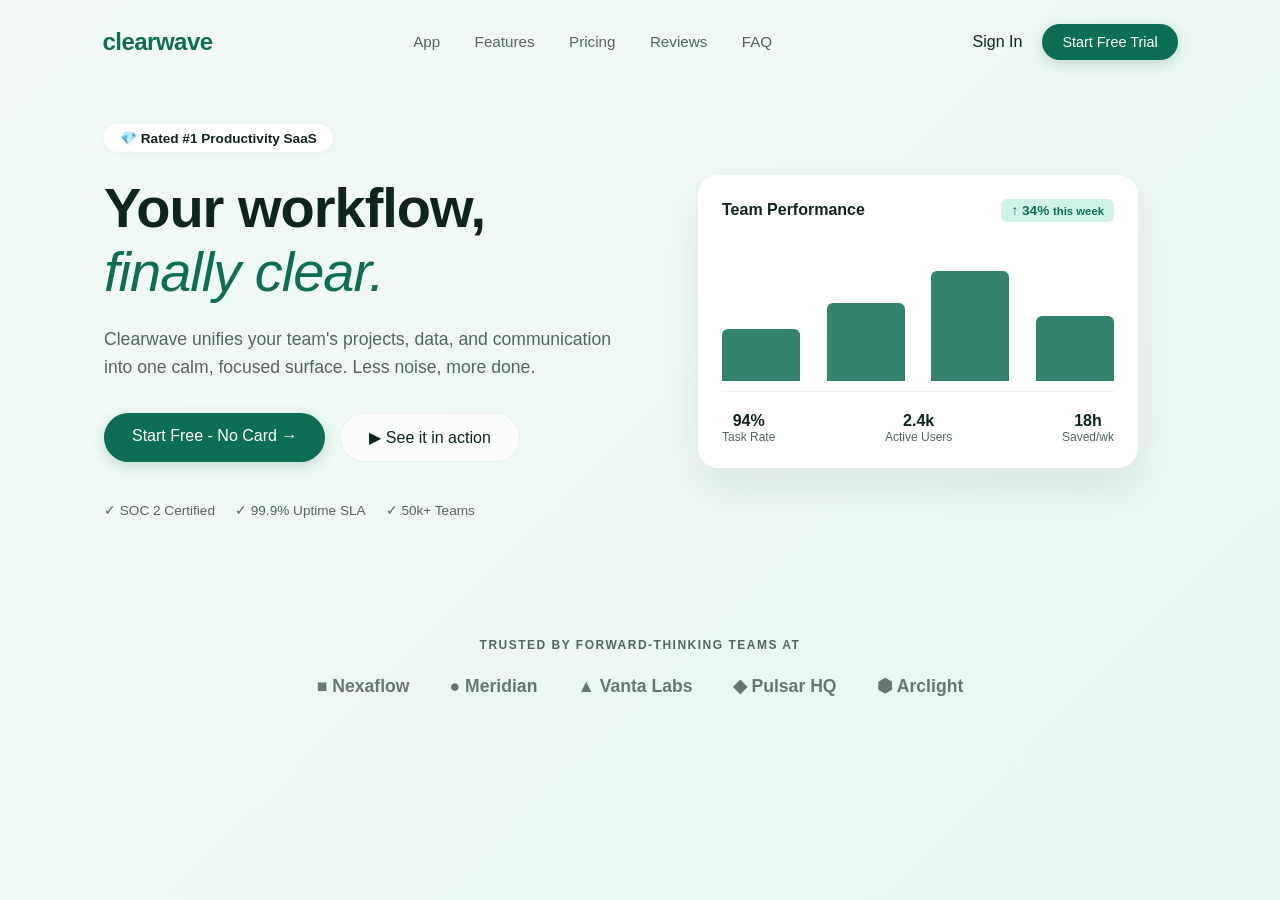
<file: index.html>
<!DOCTYPE html>
<html lang="en">
<head>
    <meta charset="UTF-8">
    <meta name="viewport" content="width=device-width, initial-scale=1.0">
    <title>Clearwave - Your workflow, finally clear.</title>
    <link rel="stylesheet" href="style.css">
</head>
<body>

    <header class="navbar">
        <div class="logo">clearwave</div>
        <nav class="nav-links">
            <a href="#">App</a>
            <a href="#">Features</a>
            <a href="#">Pricing</a>
            <a href="#">Reviews</a>
            <a href="#">FAQ</a>
        </nav>
        <div class="nav-buttons">
            <a href="#" class="btn-text">Sign In</a>
            <a href="#" class="btn-primary mini">Start Free Trial</a>
        </div>
    </header>

    <main class="hero-container">
        <section class="hero-content">
            <div class="badge">💎 Rated #1 Productivity SaaS</div>
            <h1>Your workflow, <br><span class="italic-text">finally clear.</span></h1>
            <p class="hero-description">
                Clearwave unifies your team's projects, data, and communication into one calm, focused surface. Less noise, more done.
            </p>
            <div class="cta-group">
                <a href="#" class="btn-primary">Start Free - No Card →</a>
                <a href="#" class="btn-secondary">▶ See it in action</a>
            </div>
            <div class="trust-badges">
                <span>✓ SOC 2 Certified</span>
                <span>✓ 99.9% Uptime SLA</span>
                <span>✓ 50k+ Teams</span>
            </div>
        </section>

        <section class="hero-graphic">
            <div class="mockup-card">
                <div class="card-header">
                    <span>Team Performance</span>
                    <span class="trend-badge">↑ 34% <small>this week</small></span>
                </div>
                <div class="chart-placeholder">
                    <div class="bar" style="height: 40%;"></div>
                    <div class="bar" style="height: 60%;"></div>
                    <div class="bar" style="height: 85%;"></div>
                    <div class="bar" style="height: 50%;"></div>
                </div>
                <div class="card-stats">
                    <div><strong>94%</strong><p>Task Rate</p></div>
                    <div><strong>2.4k</strong><p>Active Users</p></div>
                    <div><strong>18h</strong><p>Saved/wk</p></div>
                </div>
            </div>
        </section>
    </main>

    <section class="brands-section">
        <p>TRUSTED BY FORWARD-THINKING TEAMS AT</p>
        <div class="brands-grid">
            <span>■ Nexaflow</span>
            <span>● Meridian</span>
            <span>▲ Vanta Labs</span>
            <span>◆ Pulsar HQ</span>
            <span>⬢ Arclight</span>
        </div>
    </section>

</body>
</html>
</file>
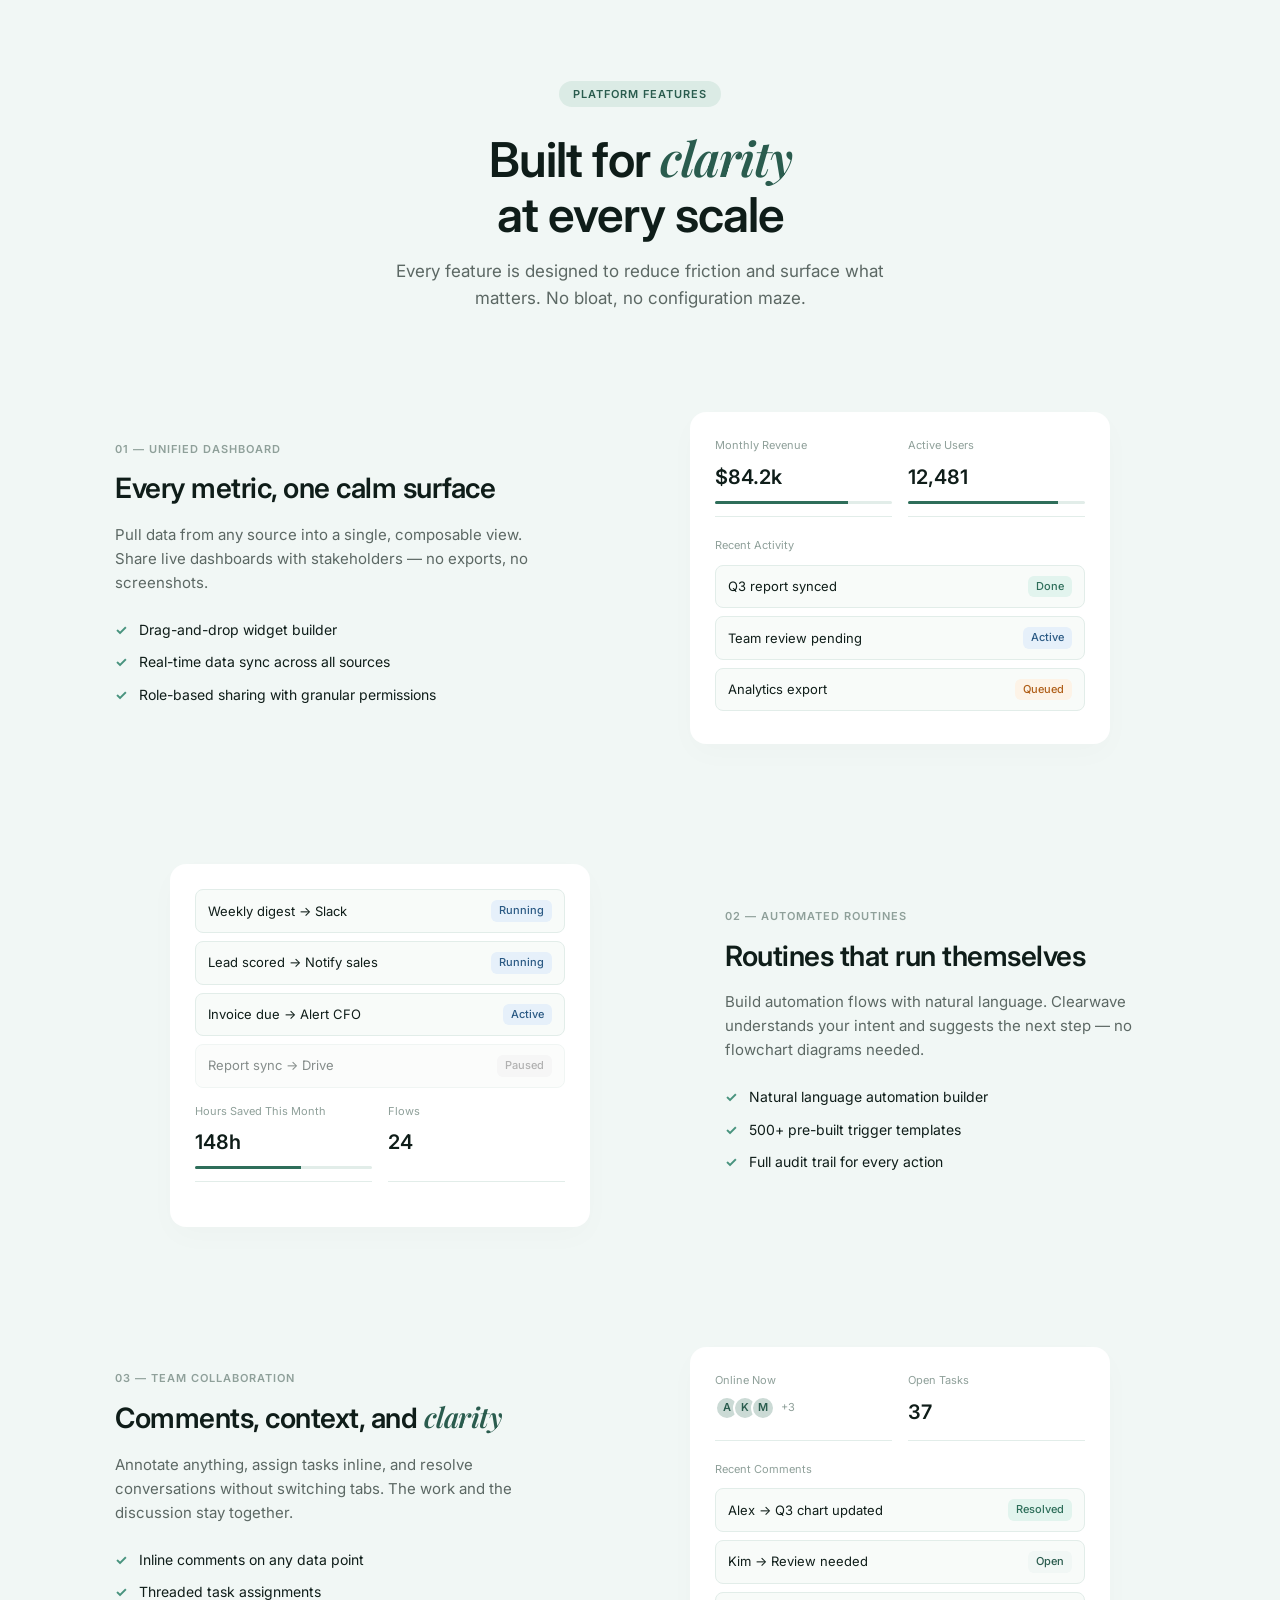
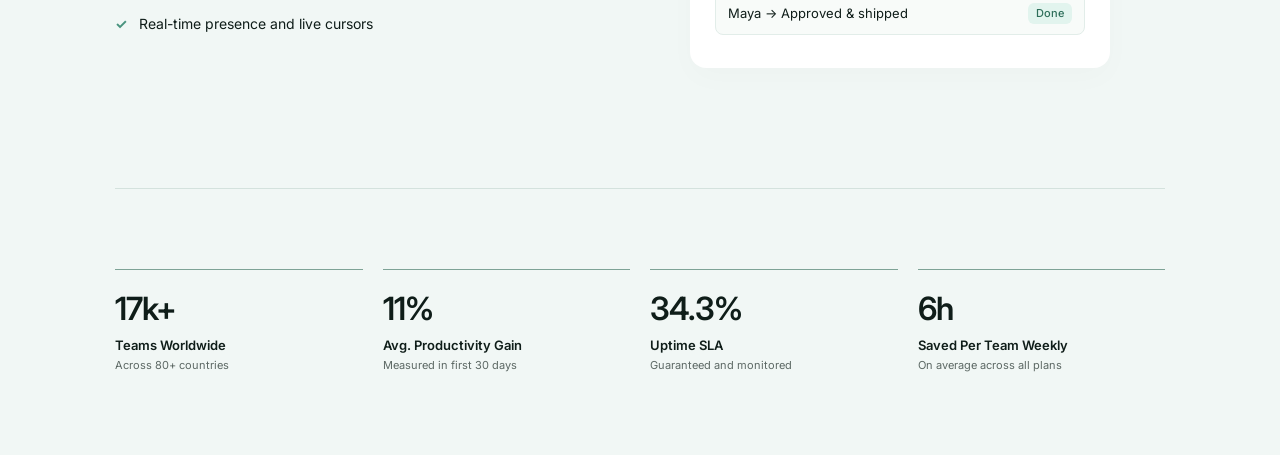
<file: index2.html>
<!DOCTYPE html>
<html lang="en">
<head>
    <meta charset="UTF-8">
    <meta name="viewport" content="width=device-width, initial-scale=1.0">
    <title>Platform Features - Built for Clarity</title>
    <link rel="stylesheet" href="style2.css">
    <link rel="preconnect" href="https://fonts.googleapis.com">
    <link rel="preconnect" href="https://fonts.gstatic.com" crossorigin>
    <link href="https://fonts.googleapis.com/css2?family=Inter:wght@400;500;600&family=Playfair+Display:ital,wght@1,600&display=swap" rel="stylesheet">
</head>
<body>

    <div class="container">
        <header class="hero-section">
            <span class="badge">PLATFORM FEATURES</span>
            <h1>Built for <span class="italic-serif">clarity</span><br>at every scale</h1>
            <p class="subtitle">Every feature is designed to reduce friction and surface what matters. No bloat, no configuration maze.</p>
        </header>

        <section class="feature-row">
            <div class="feature-text">
                <span class="step-num">01 — UNIFIED DASHBOARD</span>
                <h2>Every metric, one calm surface</h2>
                <p>Pull data from any source into a single, composable view. Share live dashboards with stakeholders — no exports, no screenshots.</p>
                <ul class="checklist">
                    <li>Drag-and-drop widget builder</li>
                    <li>Real-time data sync across all sources</li>
                    <li>Role-based sharing with granular permissions</li>
                </ul>
            </div>
            <div class="feature-visual">
                <div class="card mock-dashboard">
                    <div class="metrics-grid">
                        <div class="metric-box">
                            <span class="label">Monthly Revenue</span>
                            <span class="value">$84.2k</span>
                            <div class="progress-bar"><div class="fill" style="width: 75%;"></div></div>
                        </div>
                        <div class="metric-box">
                            <span class="label">Active Users</span>
                            <span class="value">12,481</span>
                            <div class="progress-bar"><div class="fill" style="width: 85%;"></div></div>
                        </div>
                    </div>
                    <div class="activity-list">
                        <span class="section-label">Recent Activity</span>
                        <div class="activity-item"><span>Q3 report synced</span> <span class="status status-done">Done</span></div>
                        <div class="activity-item"><span>Team review pending</span> <span class="status status-active">Active</span></div>
                        <div class="activity-item"><span>Analytics export</span> <span class="status status-queued">Queued</span></div>
                    </div>
                </div>
            </div>
        </section>

        <section class="feature-row reverse">
            <div class="feature-text">
                <span class="step-num">02 — AUTOMATED ROUTINES</span>
                <h2>Routines that run themselves</h2>
                <p>Build automation flows with natural language. Clearwave understands your intent and suggests the next step — no flowchart diagrams needed.</p>
                <ul class="checklist">
                    <li>Natural language automation builder</li>
                    <li>500+ pre-built trigger templates</li>
                    <li>Full audit trail for every action</li>
                </ul>
            </div>
            <div class="feature-visual">
                <div class="card mock-routines">
                    <div class="routine-item"><span>Weekly digest → Slack</span> <span class="status status-active">Running</span></div>
                    <div class="routine-item"><span>Lead scored → Notify sales</span> <span class="status status-active">Running</span></div>
                    <div class="routine-item"><span>Invoice due → Alert CFO</span> <span class="status status-active">Active</span></div>
                    <div class="routine-item text-muted"><span>Report sync → Drive</span> <span class="status status-paused">Paused</span></div>
                    <div class="metrics-grid" style="margin-top: 15px;">
                        <div class="metric-box">
                            <span class="label">Hours Saved This Month</span>
                            <span class="value">148h</span>
                            <div class="progress-bar"><div class="fill" style="width: 60%;"></div></div>
                        </div>
                        <div class="metric-box">
                            <span class="label">Flows</span>
                            <span class="value">24</span>
                        </div>
                    </div>
                </div>
            </div>
        </section>

        <section class="feature-row">
            <div class="feature-text">
                <span class="step-num">03 — TEAM COLLABORATION</span>
                <h2>Comments, context, and <span class="italic-serif">clarity</span></h2>
                <p>Annotate anything, assign tasks inline, and resolve conversations without switching tabs. The work and the discussion stay together.</p>
                <ul class="checklist">
                    <li>Inline comments on any data point</li>
                    <li>Threaded task assignments</li>
                    <li>Real-time presence and live cursors</li>
                </ul>
            </div>
            <div class="feature-visual">
                <div class="card mock-collaboration">
                    <div class="metrics-grid">
                        <div class="metric-box">
                            <span class="label">Online Now</span>
                            <div class="avatar-group">
                                <span class="avatar">A</span>
                                <span class="avatar">K</span>
                                <span class="avatar">M</span>
                                <span class="avatar-more">+3</span>
                            </div>
                        </div>
                        <div class="metric-box">
                            <span class="label">Open Tasks</span>
                            <span class="value">37</span>
                        </div>
                    </div>
                    <div class="activity-list">
                        <span class="section-label">Recent Comments</span>
                        <div class="activity-item"><span>Alex → Q3 chart updated</span> <span class="status status-done">Resolved</span></div>
                        <div class="activity-item"><span>Kim → Review needed</span> <span class="status status-open">Open</span></div>
                        <div class="activity-item"><span>Maya → Approved & shipped</span> <span class="status status-done">Done</span></div>
                    </div>
                </div>
            </div>
        </section>

        <hr class="divider">

        <footer class="stats-footer">
            <div class="stat-item">
                <span class="stat-number">17k+</span>
                <span class="stat-label">Teams Worldwide</span>
                <span class="stat-sub">Across 80+ countries</span>
            </div>
            <div class="stat-item">
                <span class="stat-number">11%</span>
                <span class="stat-label">Avg. Productivity Gain</span>
                <span class="stat-sub">Measured in first 30 days</span>
            </div>
            <div class="stat-item">
                <span class="stat-number">34.3%</span>
                <span class="stat-label">Uptime SLA</span>
                <span class="stat-sub">Guaranteed and monitored</span>
            </div>
            <div class="stat-item">
                <span class="stat-number">6h</span>
                <span class="stat-label">Saved Per Team Weekly</span>
                <span class="stat-sub">On average across all plans</span>
            </div>
        </footer>
    </div>

</body>
</html>
</file>
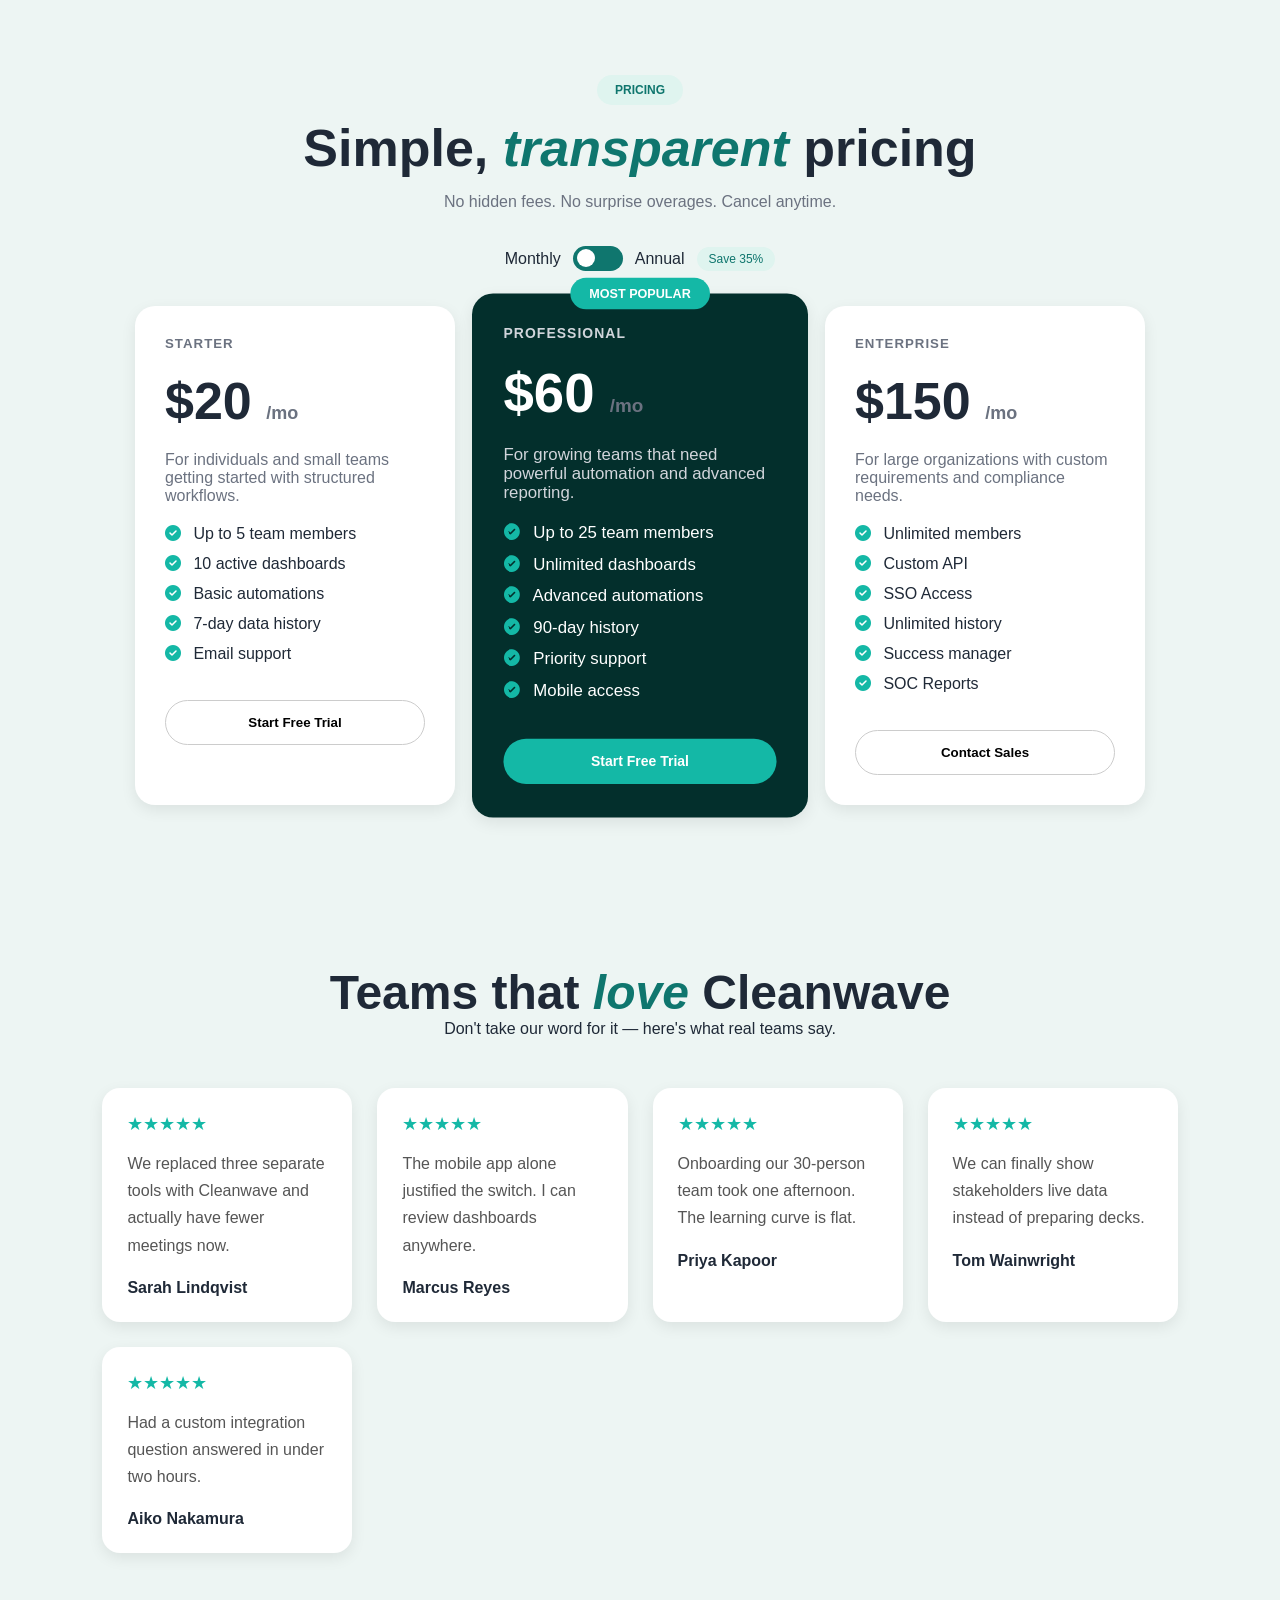
<file: index3.html>
<!DOCTYPE html>
<html lang="en">
<head>
    <meta charset="UTF-8">
    <meta name="viewport" content="width=device-width, initial-scale=1.0">
    <title>Pricing Section</title>
    <link rel="stylesheet" href="style3.css">
    <link rel="stylesheet"
        href="https://cdnjs.cloudflare.com/ajax/libs/font-awesome/6.5.1/css/all.min.css">
</head>
<body>

    <!-- Pricing Section -->
    <section class="pricing-section">
        <span class="badge">PRICING</span>

        <h1>Simple, <span>transparent</span> pricing</h1>
        <p>No hidden fees. No surprise overages. Cancel anytime.</p>

        <div class="toggle">
            <span>Monthly</span>
            <label class="switch">
                <input type="checkbox">
                <span class="slider"></span>
            </label>
            <span>Annual</span>
            <span class="save">Save 35%</span>
        </div>

        <div class="pricing-container">

            <!-- Starter -->
            <div class="card">
                <h5>STARTER</h5>
                <h2>$20 <span>/mo</span></h2>

                <p>For individuals and small teams getting started with structured workflows.</p>

                <ul>
                    <li><i class="fa-solid fa-circle-check"></i> Up to 5 team members</li>
                    <li><i class="fa-solid fa-circle-check"></i> 10 active dashboards</li>
                    <li><i class="fa-solid fa-circle-check"></i> Basic automations</li>
                    <li><i class="fa-solid fa-circle-check"></i> 7-day data history</li>
                    <li><i class="fa-solid fa-circle-check"></i> Email support</li>
                </ul>

                <button>Start Free Trial</button>
            </div>

            <!-- Professional -->
            <div class="card featured">
                <div class="popular">MOST POPULAR</div>

                <h5>PROFESSIONAL</h5>
                <h2>$60 <span>/mo</span></h2>

                <p>For growing teams that need powerful automation and advanced reporting.</p>

                <ul>
                    <li><i class="fa-solid fa-circle-check"></i> Up to 25 team members</li>
                    <li><i class="fa-solid fa-circle-check"></i> Unlimited dashboards</li>
                    <li><i class="fa-solid fa-circle-check"></i> Advanced automations</li>
                    <li><i class="fa-solid fa-circle-check"></i> 90-day history</li>
                    <li><i class="fa-solid fa-circle-check"></i> Priority support</li>
                    <li><i class="fa-solid fa-circle-check"></i> Mobile access</li>
                </ul>

                <button>Start Free Trial</button>
            </div>

            <!-- Enterprise -->
            <div class="card">
                <h5>ENTERPRISE</h5>
                <h2>$150 <span>/mo</span></h2>

                <p>For large organizations with custom requirements and compliance needs.</p>

                <ul>
                    <li><i class="fa-solid fa-circle-check"></i> Unlimited members</li>
                    <li><i class="fa-solid fa-circle-check"></i> Custom API</li>
                    <li><i class="fa-solid fa-circle-check"></i> SSO Access</li>
                    <li><i class="fa-solid fa-circle-check"></i> Unlimited history</li>
                    <li><i class="fa-solid fa-circle-check"></i> Success manager</li>
                    <li><i class="fa-solid fa-circle-check"></i> SOC Reports</li>
                </ul>

                <button>Contact Sales</button>
            </div>

        </div>
    </section>

    <!-- Testimonials -->
    <section class="testimonial-section">

        <h2>Teams that <span>love</span> Cleanwave</h2>
        <p>Don't take our word for it — here's what real teams say.</p>

        <div class="testimonial-grid">

            <div class="testimonial">
                <div class="stars">★★★★★</div>
                <p>We replaced three separate tools with Cleanwave and actually have fewer meetings now.</p>
                <h4>Sarah Lindqvist</h4>
            </div>

            <div class="testimonial">
                <div class="stars">★★★★★</div>
                <p>The mobile app alone justified the switch. I can review dashboards anywhere.</p>
                <h4>Marcus Reyes</h4>
            </div>

            <div class="testimonial">
                <div class="stars">★★★★★</div>
                <p>Onboarding our 30-person team took one afternoon. The learning curve is flat.</p>
                <h4>Priya Kapoor</h4>
            </div>

            <div class="testimonial">
                <div class="stars">★★★★★</div>
                <p>We can finally show stakeholders live data instead of preparing decks.</p>
                <h4>Tom Wainwright</h4>
            </div>

            <div class="testimonial">
                <div class="stars">★★★★★</div>
                <p>Had a custom integration question answered in under two hours.</p>
                <h4>Aiko Nakamura</h4>
            </div>

        </div>

    </section>

</body>
</html>
</file>
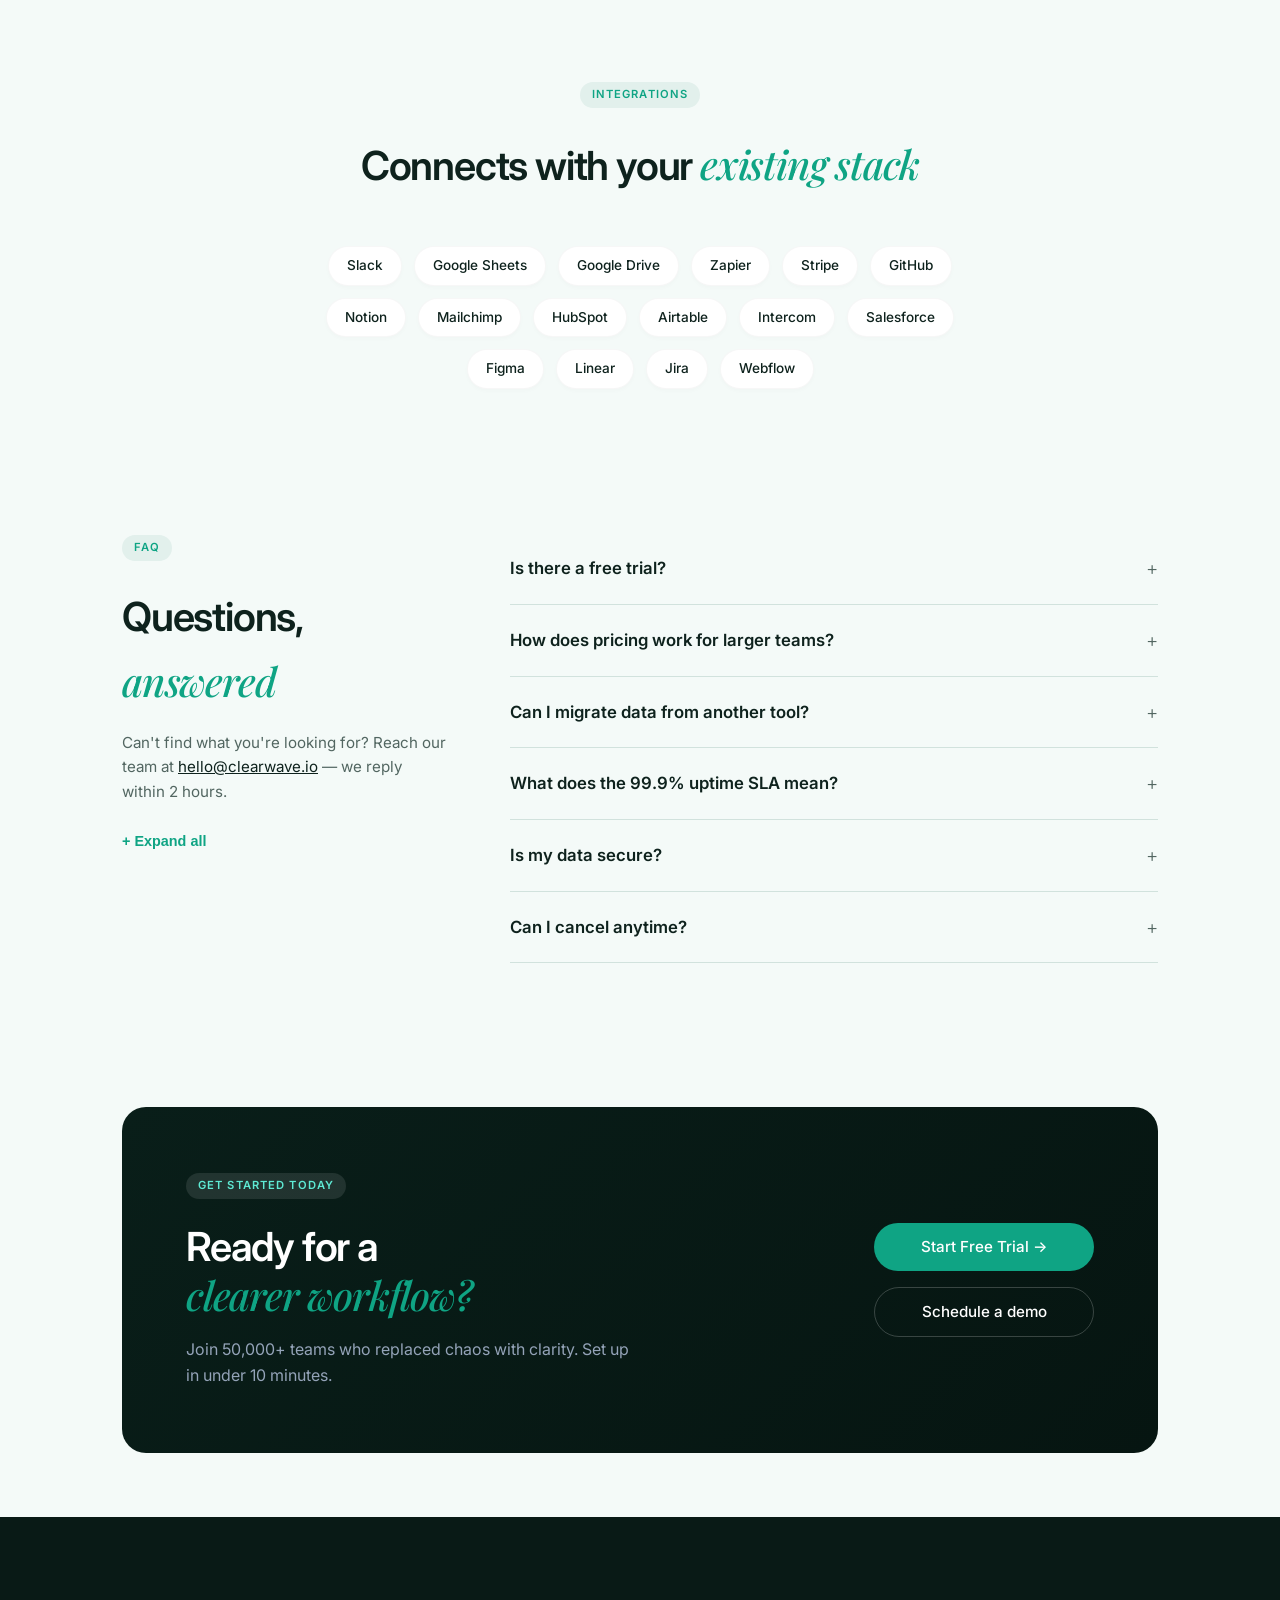
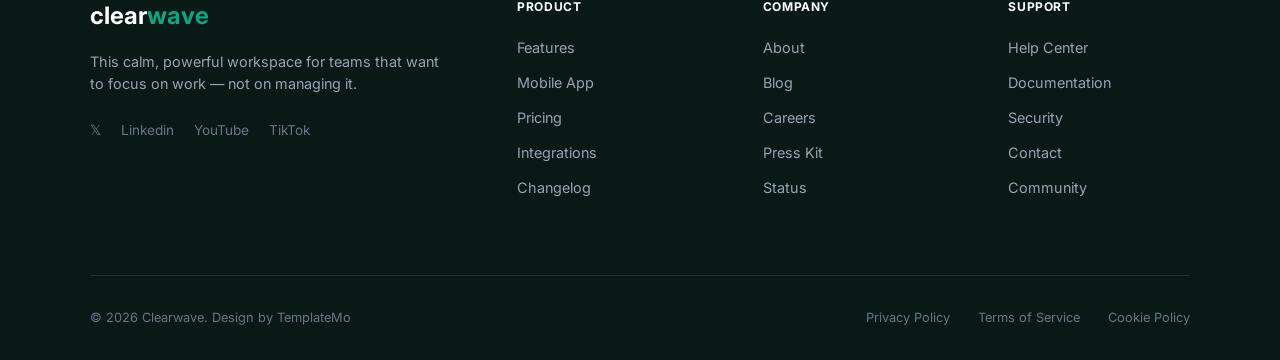
<file: index4.html>
<!DOCTYPE html>
<html lang="en">
<head>
    <meta charset="UTF-8">
    <meta name="viewport" content="width=device-width, initial-scale=1.0">
    <title>Clearwave Landing Page</title>
    <link rel="stylesheet" href="style4.css">
    <link rel="preconnect" href="https://fonts.googleapis.com">
    <link rel="preconnect" href="https://fonts.gstatic.com" crossorigin>
    <link href="https://fonts.googleapis.com/css2?family=Inter:wght@400;500;600&family=Playfair+Display:ital,wght@1,500&display=swap" rel="stylesheet">
</head>
<body>

    <section class="integrations-section">
        <span class="badge">INTEGRATIONS</span>
        <h2>Connects with your <span class="serif-italic">existing stack</span></h2>
        
        <div class="tags-container">
            <span class="tag">Slack</span>
            <span class="tag">Google Sheets</span>
            <span class="tag">Google Drive</span>
            <span class="tag">Zapier</span>
            <span class="tag">Stripe</span>
            <span class="tag">GitHub</span>
            <span class="tag">Notion</span>
            <span class="tag">Mailchimp</span>
            <span class="tag">HubSpot</span>
            <span class="tag">Airtable</span>
            <span class="tag">Intercom</span>
            <span class="tag">Salesforce</span>
            <span class="tag">Figma</span>
            <span class="tag">Linear</span>
            <span class="tag">Jira</span>
            <span class="tag">Webflow</span>
        </div>
    </section>

    <section class="faq-section">
        <div class="faq-sidebar">
            <span class="badge">FAQ</span>
            <h2>Questions, <span class="serif-italic">answered</span></h2>
            <p>Can't find what you're looking for? Reach our team at <a href="mailto:hello@clearwave.io">hello@clearwave.io</a> — we reply within 2 hours.</p>
            <button class="expand-btn">+ Expand all</button>
        </div>
        
        <div class="faq-accordion">
            <details>
                <summary>Is there a free trial? <span class="icon">+</span></summary>
                <p>Yes, we offer a 14-day free trial with full access to all features. No credit card required.</p>
            </details>
            <details>
                <summary>How does pricing work for larger teams? <span class="icon">+</span></summary>
                <p>We offer scalable volume discounts for teams larger than 50 members. Contact sales for a custom quote.</p>
            </details>
            <details>
                <summary>Can I migrate data from another tool? <span class="icon">+</span></summary>
                <p>Absolutely. We provide built-in CSV importers and direct 1-click migrations for most popular tools.</p>
            </details>
            <details>
                <summary>What does the 99.9% uptime SLA mean? <span class="icon">+</span></summary>
                <p>It means your workspace is guaranteed to be operational and available almost 100% of the time, backed by legal commitments.</p>
            </details>
            <details>
                <summary>Is my data secure? <span class="icon">+</span></summary>
                <p>Your data is fully encrypted both in transit and at rest using enterprise-grade AES-256 encryption standards.</p>
            </details>
            <details>
                <summary>Can I cancel anytime? <span class="icon">+</span></summary>
                <p>Yes, you can cancel your subscription at any point from your billing dashboard with no hidden fees.</p>
            </details>
        </div>
    </section>

    <section class="cta-container">
        <div class="cta-card">
            <div class="cta-content">
                <span class="badge light-badge">GET STARTED TODAY</span>
                <h2>Ready for a <br><span class="serif-italic">clearer workflow?</span></h2>
                <p>Join 50,000+ teams who replaced chaos with clarity. Set up in under 10 minutes.</p>
            </div>
            <div class="cta-actions">
                <a href="#" class="btn btn-primary">Start Free Trial &rarr;</a>
                <a href="#" class="btn btn-secondary">Schedule a demo</a>
            </div>
        </div>
    </section>

    <footer class="footer">
        <div class="footer-grid">
            <div class="footer-brand">
                <div class="logo">clear<span>wave</span></div>
                <p>This calm, powerful workspace for teams that want to focus on work — not on managing it.</p>
                <div class="social-icons">
                    <a href="#">𝕏</a>
                    <a href="#">Linked<span>in</span></a>
                    <a href="#">YouTube</a>
                    <a href="#">TikTok</a>
                </div>
            </div>
            
            <div class="footer-links">
                <h4>PRODUCT</h4>
                <ul>
                    <li><a href="#">Features</a></li>
                    <li><a href="#">Mobile App</a></li>
                    <li><a href="#">Pricing</a></li>
                    <li><a href="#">Integrations</a></li>
                    <li><a href="#">Changelog</a></li>
                </ul>
            </div>
            
            <div class="footer-links">
                <h4>COMPANY</h4>
                <ul>
                    <li><a href="#">About</a></li>
                    <li><a href="#">Blog</a></li>
                    <li><a href="#">Careers</a></li>
                    <li><a href="#">Press Kit</a></li>
                    <li><a href="#">Status</a></li>
                </ul>
            </div>
            
            <div class="footer-links">
                <h4>SUPPORT</h4>
                <ul>
                    <li><a href="#">Help Center</a></li>
                    <li><a href="#">Documentation</a></li>
                    <li><a href="#">Security</a></li>
                    <li><a href="#">Contact</a></li>
                    <li><a href="#">Community</a></li>
                </ul>
            </div>
        </div>
        
        <div class="footer-bottom">
            <p>&copy; 2026 Clearwave. Design by TemplateMo</p>
            <div class="footer-legal">
                <a href="#">Privacy Policy</a>
                <a href="#">Terms of Service</a>
                <a href="#">Cookie Policy</a>
            </div>
        </div>
    </footer>

</body>
</html>
</file>
<file: style.css>
/* --- Global Reset & Variables --- */
* {
    margin: 0;
    padding: 0;
    box-sizing: border-box;
    font-family: 'Segoe UI', Tahoma, Geneva, Verdana, sans-serif;
}

:root {
    --bg-gradient: linear-gradient(135deg, #f3faf7 0%, #e6f5f0 100%);
    --text-dark: #0f241f;
    --text-muted: #526661;
    --primary-green: #0d6e55;
    --accent-mint: #d1f2e9;
    --white: #ffffff;
}

body {
    background: var(--bg-gradient);
    color: var(--text-dark);
    min-height: 100vh;
    overflow-x: hidden;
}

/* --- Navigation Bar --- */
.navbar {
    display: flex;
    justify-content: space-between;
    align-items: center;
    padding: 24px 8%;
}

.logo {
    font-size: 1.5rem;
    font-weight: 700;
    color: var(--primary-green);
    letter-spacing: -0.5px;
}

.nav-links a {
    text-decoration: none;
    color: var(--text-muted);
    margin: 0 15px;
    font-size: 0.95rem;
    font-weight: 500;
    transition: color 0.3s;
}

.nav-links a:hover {
    color: var(--primary-green);
}

.nav-buttons {
    display: flex;
    align-items: center;
    gap: 20px;
}

.btn-text {
    text-decoration: none;
    color: var(--text-dark);
    font-weight: 500;
}

/* --- Buttons --- */
.btn-primary {
    background-color: var(--primary-green);
    color: var(--white);
    padding: 14px 28px;
    border-radius: 50px;
    text-decoration: none;
    font-weight: 500;
    box-shadow: 0 4px 14px rgba(13, 110, 85, 0.2);
    transition: transform 0.2s, background-color 0.2s;
}

.btn-primary.mini {
    padding: 10px 20px;
    font-size: 0.9rem;
}

.btn-primary:hover {
    background-color: #09523f;
    transform: translateY(-1px);
}

.btn-secondary {
    background-color: rgba(255, 255, 255, 0.7);
    color: var(--text-dark);
    padding: 14px 28px;
    border-radius: 50px;
    text-decoration: none;
    font-weight: 500;
    border: 1px solid rgba(0,0,0,0.05);
    transition: background-color 0.2s;
}

.btn-secondary:hover {
    background-color: rgba(255, 255, 255, 1);
}

/* --- Hero Layout --- */
.hero-container {
    display: flex;
    max-width: 1200px;
    margin: 40px auto 0 auto;
    padding: 0 5%;
    align-items: center;
    justify-content: space-between;
    gap: 40px;
}

.hero-content {
    flex: 1;
    max-width: 550px;
}

.badge {
    display: inline-block;
    background-color: var(--white);
    padding: 6px 16px;
    border-radius: 50px;
    font-size: 0.85rem;
    font-weight: 600;
    margin-bottom: 24px;
    box-shadow: 0 2px 8px rgba(0,0,0,0.04);
}

h1 {
    font-size: 3.5rem;
    line-height: 1.15;
    font-weight: 800;
    letter-spacing: -1px;
    margin-bottom: 20px;
}

.italic-text {
    font-style: italic;
    color: var(--primary-green);
    font-weight: 400;
}

.hero-description {
    font-size: 1.1rem;
    line-height: 1.6;
    color: var(--text-muted);
    margin-bottom: 32px;
}

.cta-group {
    display: flex;
    gap: 15px;
    margin-bottom: 40px;
}

.trust-badges {
    display: flex;
    gap: 20px;
    font-size: 0.85rem;
    color: var(--text-muted);
    font-weight: 500;
}

/* --- Hero UI Mockup Card --- */
.hero-graphic {
    flex: 1;
    display: flex;
    justify-content: center;
}

.mockup-card {
    background: var(--white);
    border-radius: 20px;
    padding: 24px;
    width: 100%;
    max-width: 440px;
    box-shadow: 0 20px 40px rgba(15, 36, 31, 0.08);
}

.card-header {
    display: flex;
    justify-content: space-between;
    align-items: center;
    font-weight: 700;
    margin-bottom: 20px;
}

.trend-badge {
    background-color: var(--accent-mint);
    color: var(--primary-green);
    padding: 4px 10px;
    border-radius: 6px;
    font-size: 0.85rem;
}

.chart-placeholder {
    display: flex;
    align-items: flex-end;
    justify-content: space-between;
    height: 150px;
    padding: 10px 0;
    border-bottom: 1px solid #f0f0f0;
    margin-bottom: 20px;
}

.bar {
    width: 20%;
    background-color: var(--primary-green);
    border-radius: 6px 6px 0 0;
    opacity: 0.85;
}

.card-stats {
    display: flex;
    justify-content: space-between;
    text-align: center;
}

.card-stats p {
    font-size: 0.75rem;
    color: var(--text-muted);
}

/* --- Brands/Social Proof --- */
.brands-section {
    text-align: center;
    margin-top: 80px;
    padding: 40px 0;
}

.brands-section p {
    font-size: 0.75rem;
    letter-spacing: 1.5px;
    color: var(--text-muted);
    font-weight: 700;
    margin-bottom: 24px;
}

.brands-grid {
    display: flex;
    justify-content: center;
    gap: 40px;
    opacity: 0.6;
    font-weight: 600;
    font-size: 1.1rem;
}

/* --- Responsive Adaptability --- */
@media (max-width: 900px) {
    .navbar { padding: 20px 4%; }
    .nav-links { display: none; } /* Simplified for mobile preview */
    .hero-container {
        flex-direction: column;
        text-align: center;
        margin-top: 20px;
    }
    .cta-group { justify-content: center; }
    .trust-badges { justify-content: center; }
    h1 { font-size: 2.8rem; }
}
</file>
<file: style2.css>
/* Base Reset & Variables */
* {
    margin: 0;
    padding: 0;
    box-sizing: border-box;
}

:root {
    --bg-color: #f1f7f5;
    --text-main: #0f1d19;
    --text-muted: #5c6864;
    --accent-green: #2a5c4e;
    --card-bg: #ffffff;
    --border-color: #e2ede9;
    --status-done-bg: #e2f4ee;
    --status-done-text: #2e6e5a;
    --status-active-bg: #e6f0fa;
    --status-active-text: #2b5a84;
}

body {
    font-family: 'Inter', sans-serif;
    background-color: var(--bg-color);
    color: var(--text-main);
    line-height: 1.6;
    padding: 80px 20px;
    display: flex;
    justify-content: center;
}

.container {
    max-width: 1050px;
    width: 100%;
}

/* Typography Helpers */
.italic-serif {
    font-family: 'Playfair Display', serif;
    font-style: italic;
    font-weight: 600;
    color: var(--accent-green);
}

/* Header / Hero Section */
.hero-section {
    text-align: center;
    margin-bottom: 100px;
}

.badge {
    background-color: #dbebe5;
    color: var(--accent-green);
    font-size: 11px;
    font-weight: 600;
    padding: 6px 14px;
    border-radius: 20px;
    letter-spacing: 1px;
}

.hero-section h1 {
    font-size: 48px;
    font-weight: 600;
    margin: 24px 0 16px 0;
    letter-spacing: -1px;
    line-height: 1.15;
}

.hero-section .subtitle {
    font-size: 17px;
    color: var(--text-muted);
    max-width: 500px;
    margin: 0 auto;
}

/* Feature Rows Layout */
.feature-row {
    display: flex;
    align-items: center;
    justify-content: space-between;
    gap: 80px;
    margin-bottom: 120px;
}

.feature-row.reverse {
    flex-direction: row-reverse;
}

.feature-text {
    flex: 1;
    max-width: 440px;
}

.feature-visual {
    flex: 1;
    display: flex;
    justify-content: center;
}

/* Feature Content Elements */
.step-num {
    font-size: 11px;
    font-weight: 600;
    color: #8fa09a;
    letter-spacing: 1px;
    display: block;
    margin-bottom: 12px;
}

.feature-text h2 {
    font-size: 28px;
    font-weight: 600;
    line-height: 1.3;
    margin-bottom: 16px;
    letter-spacing: -0.5px;
}

.feature-text p {
    color: var(--text-muted);
    font-size: 15px;
    margin-bottom: 24px;
}

/* Checklist Styling */
.checklist {
    list-style: none;
}

.checklist li {
    font-size: 14px;
    color: var(--text-main);
    margin-bottom: 10px;
    position: relative;
    padding-left: 24px;
}

.checklist li::before {
    content: "✓";
    position: absolute;
    left: 0;
    color: #48937e;
    font-weight: bold;
}

/* Card Mockup UI Elements */
.card {
    background-color: var(--card-bg);
    border-radius: 16px;
    width: 100%;
    max-width: 420px;
    padding: 24px;
    box-shadow: 0 10px 30px rgba(0, 0, 0, 0.02);
    border: 1px solid rgba(255, 255, 255, 0.7);
}

.metrics-grid {
    display: grid;
    grid-template-columns: 1fr 1fr;
    gap: 16px;
    margin-bottom: 20px;
}

.metric-box {
    border-bottom: 1px solid var(--border-color);
    padding-bottom: 12px;
}

.metric-box .label {
    font-size: 11px;
    color: #8fa09a;
    display: block;
    margin-bottom: 6px;
}

.metric-box .value {
    font-size: 20px;
    font-weight: 600;
}

.progress-bar {
    width: 100%;
    height: 3px;
    background-color: var(--border-color);
    border-radius: 2px;
    margin-top: 8px;
    overflow: hidden;
}

.progress-bar .fill {
    height: 100%;
    background-color: #2e6e5a;
}

/* Activity and List Components */
.section-label {
    font-size: 11px;
    color: #8fa09a;
    display: block;
    margin-bottom: 10px;
}

.activity-item, .routine-item {
    display: flex;
    justify-content: space-between;
    align-items: center;
    padding: 10px 12px;
    background-color: #f8fbf9;
    border-radius: 8px;
    font-size: 13px;
    margin-bottom: 8px;
    border: 1px solid var(--border-color);
}

.text-muted {
    opacity: 0.5;
}

/* Status Tags */
.status {
    font-size: 11px;
    font-weight: 500;
    padding: 2px 8px;
    border-radius: 6px;
}

.status-done { background-color: var(--status-done-bg); color: var(--status-done-text); }
.status-active { background-color: var(--status-active-bg); color: var(--status-active-text); }
.status-queued { background-color: #fdf3e7; color: #b0601a; }
.status-paused { background-color: #eee; color: #666; }
.status-open { background-color: #f1f7f5; color: var(--accent-green); }

/* Avatar Groups */
.avatar-group {
    display: flex;
    align-items: center;
    margin-top: 4px;
}

.avatar {
    width: 24px;
    height: 24px;
    border-radius: 50%;
    background-color: #cbdad5;
    color: var(--accent-green);
    font-size: 11px;
    font-weight: 600;
    display: flex;
    align-items: center;
    justify-content: center;
    margin-right: -6px;
    border: 2px solid #fff;
}

.avatar-more {
    font-size: 11px;
    color: #8fa09a;
    margin-left: 12px;
}

/* Divider & Footer Section */
.divider {
    border: none;
    border-top: 1px solid #d4e2dd;
    margin: 60px 0;
}

.stats-footer {
    display: grid;
    grid-template-columns: repeat(4, 1fr);
    gap: 20px;
    padding-top: 20px;
}

.stat-item {
    border-top: 1px solid #7ea396;
    padding-top: 20px;
}

.stat-number {
    font-size: 32px;
    font-weight: 600;
    display: block;
    letter-spacing: -1px;
    line-height: 1.2;
}

.stat-label {
    font-size: 13px;
    font-weight: 600;
    display: block;
    margin-top: 6px;
}

.stat-sub {
    font-size: 11px;
    color: var(--text-muted);
    display: block;
    margin-top: 2px;
}

/* Responsive adjustments */
@media (max-width: 768px) {
    .feature-row, .feature-row.reverse {
        flex-direction: column;
        gap: 40px;
        text-align: center;
    }
    .checklist li {
        text-align: left;
    }
    .stats-footer {
        grid-template-columns: repeat(2, 1fr);
        gap: 40px;
    }
}
</file>
<file: style3.css>
*{
    margin:0;
    padding:0;
    box-sizing:border-box;
    font-family:Arial, sans-serif;
}

body{
    background:#edf5f3;
    color:#1f2937;
}

/* Pricing Section */

.pricing-section{
    text-align:center;
    padding:80px 8%;
}

.badge{
    background:#dff4ef;
    color:#0f766e;
    padding:8px 18px;
    border-radius:20px;
    font-size:12px;
    font-weight:600;
}

.pricing-section h1{
    font-size:52px;
    margin-top:20px;
}

.pricing-section h1 span{
    color:#0f766e;
    font-style:italic;
}

.pricing-section p{
    margin-top:15px;
    color:#6b7280;
}

.toggle{
    margin:35px 0;
    display:flex;
    justify-content:center;
    align-items:center;
    gap:12px;
}

.save{
    background:#dff4ef;
    color:#0f766e;
    padding:5px 12px;
    border-radius:15px;
    font-size:12px;
}

.switch{
    position:relative;
    width:50px;
    height:25px;
}

.switch input{
    display:none;
}

.slider{
    position:absolute;
    inset:0;
    background:#0f766e;
    border-radius:20px;
}

.slider::before{
    content:"";
    position:absolute;
    width:18px;
    height:18px;
    background:white;
    border-radius:50%;
    top:3px;
    left:4px;
}

.pricing-container{
    display:flex;
    justify-content:center;
    gap:25px;
    flex-wrap:wrap;
}

.card{
    width:320px;
    background:white;
    padding:30px;
    border-radius:20px;
    box-shadow:0 5px 15px rgba(0,0,0,0.08);
    text-align:left;
    position:relative;
}

.card h5{
    color:#6b7280;
    letter-spacing:1px;
}

.card h2{
    font-size:52px;
    margin:20px 0;
}

.card h2 span{
    font-size:18px;
    color:#6b7280;
}

.card p{
    margin-bottom:20px;
}

.card ul{
    list-style:none;
}

.card ul li{
    margin:12px 0;
}

.card i{
    color:#14b8a6;
    margin-right:8px;
}

.card button{
    width:100%;
    margin-top:25px;
    padding:14px;
    border:none;
    border-radius:30px;
    background:#fff;
    border:1px solid #ccc;
    cursor:pointer;
    font-weight:600;
}

.featured{
    background:#032f2c;
    color:white;
    transform:scale(1.05);
}

.featured p,
.featured h5{
    color:#d1d5db;
}

.featured button{
    background:#14b8a6;
    color:white;
    border:none;
}

.popular{
    position:absolute;
    top:-15px;
    left:50%;
    transform:translateX(-50%);
    background:#14b8a6;
    color:white;
    padding:8px 18px;
    border-radius:20px;
    font-size:12px;
    font-weight:bold;
}

/* Testimonials */

.testimonial-section{
    padding:80px 8%;
    text-align:center;
}

.testimonial-section h2{
    font-size:48px;
}

.testimonial-section h2 span{
    color:#0f766e;
    font-style:italic;
}

.testimonial-grid{
    margin-top:50px;
    display:grid;
    grid-template-columns:repeat(auto-fit,minmax(250px,1fr));
    gap:25px;
}

.testimonial{
    background:white;
    padding:25px;
    border-radius:18px;
    text-align:left;
    box-shadow:0 5px 15px rgba(0,0,0,0.08);
}

.stars{
    color:#14b8a6;
    margin-bottom:15px;
    font-size:18px;
}

.testimonial p{
    line-height:1.7;
    color:#555;
}

.testimonial h4{
    margin-top:20px;
}
</file>
<file: style4.css>
/* --- Global Reset & Variables --- */
:root {
    --bg-light: #f4faf8;
    --bg-dark: #091a16;
    --text-dark: #0e221d;
    --text-muted: #526661;
    --text-light: #ffffff;
    --accent-teal: #0fa484;
    --border-color: #d1e2dd;
    --font-sans: 'Inter', sans-serif;
    --font-serif: 'Playfair Display', serif;
}

* {
    box-sizing: border-box;
    margin: 0;
    padding: 0;
}

body {
    font-family: var(--font-sans);
    background-color: var(--bg-light);
    color: var(--text-dark);
    line-height: 1.6;
    overflow-x: hidden;
}

/* --- Shared Components --- */
.badge {
    display: inline-block;
    font-size: 0.7rem;
    font-weight: 600;
    letter-spacing: 0.1em;
    padding: 4px 12px;
    background-color: #e2f0ec;
    color: var(--accent-teal);
    border-radius: 20px;
    margin-bottom: 1.5rem;
}

.serif-italic {
    font-family: var(--font-serif);
    font-style: italic;
    color: var(--accent-teal);
    font-weight: 500;
}

h2 {
    font-size: 2.5rem;
    font-weight: 600;
    letter-spacing: -0.03em;
    margin-bottom: 1rem;
}

/* --- Integrations Section --- */
.integrations-section {
    text-align: center;
    padding: 5rem 2rem 4rem 2rem;
    max-width: 900px;
    margin: 0 auto;
}

.tags-container {
    display: flex;
    flex-wrap: wrap;
    justify-content: center;
    gap: 0.75rem;
    margin-top: 3rem;
    max-width: 700px;
    margin-left: auto;
    margin-right: auto;
}

.tag {
    background: white;
    padding: 8px 18px;
    border-radius: 20px;
    font-size: 0.85rem;
    font-weight: 500;
    color: var(--text-dark);
    box-shadow: 0 2px 4px rgba(0,0,0,0.02);
    border: 1px solid rgba(0,0,0,0.03);
}

/* --- FAQ Section --- */
.faq-section {
    display: flex;
    max-width: 1100px;
    margin: 0 auto;
    padding: 5rem 2rem;
    gap: 4rem;
}

.faq-sidebar {
    flex: 1;
    max-width: 350px;
}

.faq-sidebar p {
    color: var(--text-muted);
    font-size: 0.95rem;
    margin-bottom: 1.5rem;
}

.faq-sidebar a {
    color: var(--text-dark);
    text-decoration: underline;
}

.expand-btn {
    background: none;
    border: none;
    color: var(--accent-teal);
    font-weight: 600;
    font-size: 0.9rem;
    cursor: pointer;
}

.faq-accordion {
    flex: 2;
}

.faq-accordion details {
    border-bottom: 1px solid var(--border-color);
    padding: 1.25rem 0;
}

.faq-accordion summary {
    list-style: none;
    display: flex;
    justify-content: space-between;
    align-items: center;
    font-weight: 600;
    font-size: 1.05rem;
    cursor: pointer;
}

.faq-accordion summary::-webkit-details-marker {
    display: none;
}

.faq-accordion details p {
    padding-top: 1rem;
    color: var(--text-muted);
    font-size: 0.95rem;
}

.faq-accordion .icon {
    color: var(--text-muted);
    font-weight: 300;
    font-size: 1.2rem;
}

/* --- CTA Section --- */
.cta-container {
    padding: 4rem 2rem;
    max-width: 1100px;
    margin: 0 auto;
}

.cta-card {
    background: linear-gradient(135deg, #091e19 0%, #061511 100%);
    border-radius: 24px;
    padding: 4rem;
    display: flex;
    justify-content: space-between;
    align-items: center;
    color: var(--text-light);
}

.cta-card .light-badge {
    background: rgba(255, 255, 255, 0.1);
    color: #5eead4;
}

.cta-card h2 {
    font-size: 2.5rem;
    line-height: 1.2;
    color: var(--text-light);
}

.cta-card p {
    color: #94a3b8;
    max-width: 450px;
    margin-top: 1rem;
}

.cta-actions {
    display: flex;
    flex-direction: column;
    gap: 1rem;
    min-width: 220px;
}

.btn {
    display: inline-block;
    text-align: center;
    padding: 12px 24px;
    border-radius: 30px;
    font-size: 0.95rem;
    font-weight: 500;
    text-decoration: none;
    transition: all 0.2s ease;
}

.btn-primary {
    background-color: var(--accent-teal);
    color: white;
}

.btn-primary:hover {
    background-color: #0d8f73;
}

.btn-secondary {
    border: 1px solid rgba(255,255,255,0.2);
    color: white;
}

.btn-secondary:hover {
    background: rgba(255,255,255,0.05);
}

/* --- Footer Section --- */
.footer {
    background-color: var(--bg-dark);
    color: #94a3b8;
    padding: 5rem 2rem 2rem 2rem;
    font-size: 0.9rem;
}

.footer-grid {
    max-width: 1100px;
    margin: 0 auto;
    display: grid;
    grid-template-columns: 2fr repeat(3, 1fr);
    gap: 4rem;
    border-bottom: 1px solid rgba(255, 255, 255, 0.1);
    padding-bottom: 4rem;
}

.footer-brand .logo {
    font-size: 1.5rem;
    font-weight: 700;
    color: white;
    margin-bottom: 1rem;
}

.footer-brand .logo span {
    color: var(--accent-teal);
}

.footer-brand p {
    margin-bottom: 1.5rem;
    line-height: 1.5;
}

.social-icons a {
    color: #64748b;
    margin-right: 1rem;
    text-decoration: none;
    font-size: 0.85rem;
}

.footer-links h4 {
    color: white;
    font-size: 0.75rem;
    letter-spacing: 0.05em;
    margin-bottom: 1.25rem;
}

.footer-links ul {
    list-style: none;
}

.footer-links li {
    margin-bottom: 0.75rem;
}

.footer-links a {
    color: #94a3b8;
    text-decoration: none;
    transition: color 0.2s;
}

.footer-links a:hover {
    color: white;
}

.footer-bottom {
    max-width: 1100px;
    margin: 2rem auto 0 auto;
    display: flex;
    justify-content: space-between;
    align-items: center;
    font-size: 0.8rem;
    color: #64748b;
}

.footer-legal a {
    color: #64748b;
    text-decoration: none;
    margin-left: 1.5rem;
}

.footer-legal a:hover {
    color: white;
}

/* --- Responsive Media Queries --- */
@media (max-width: 900px) {
    .faq-section {
        flex-direction: column;
        gap: 2.5rem;
    }
    
    .faq-sidebar {
        max-width: 100%;
    }

    .cta-card {
        flex-direction: column;
        text-align: center;
        gap: 2rem;
        padding: 3rem 2rem;
    }

    .cta-card p {
        margin: 1rem auto 0 auto;
    }

    .footer-grid {
        grid-template-columns: 1fr 1fr;
        gap: 2rem;
    }
}

@media (max-width: 600px) {
    .footer-grid {
        grid-template-columns: 1fr;
    }
    
    .footer-bottom {
        flex-direction: column;
        gap: 1rem;
        text-align: center;
    }
    
    .footer-legal a {
        margin: 0 0.75rem;
    }
}
</file>
